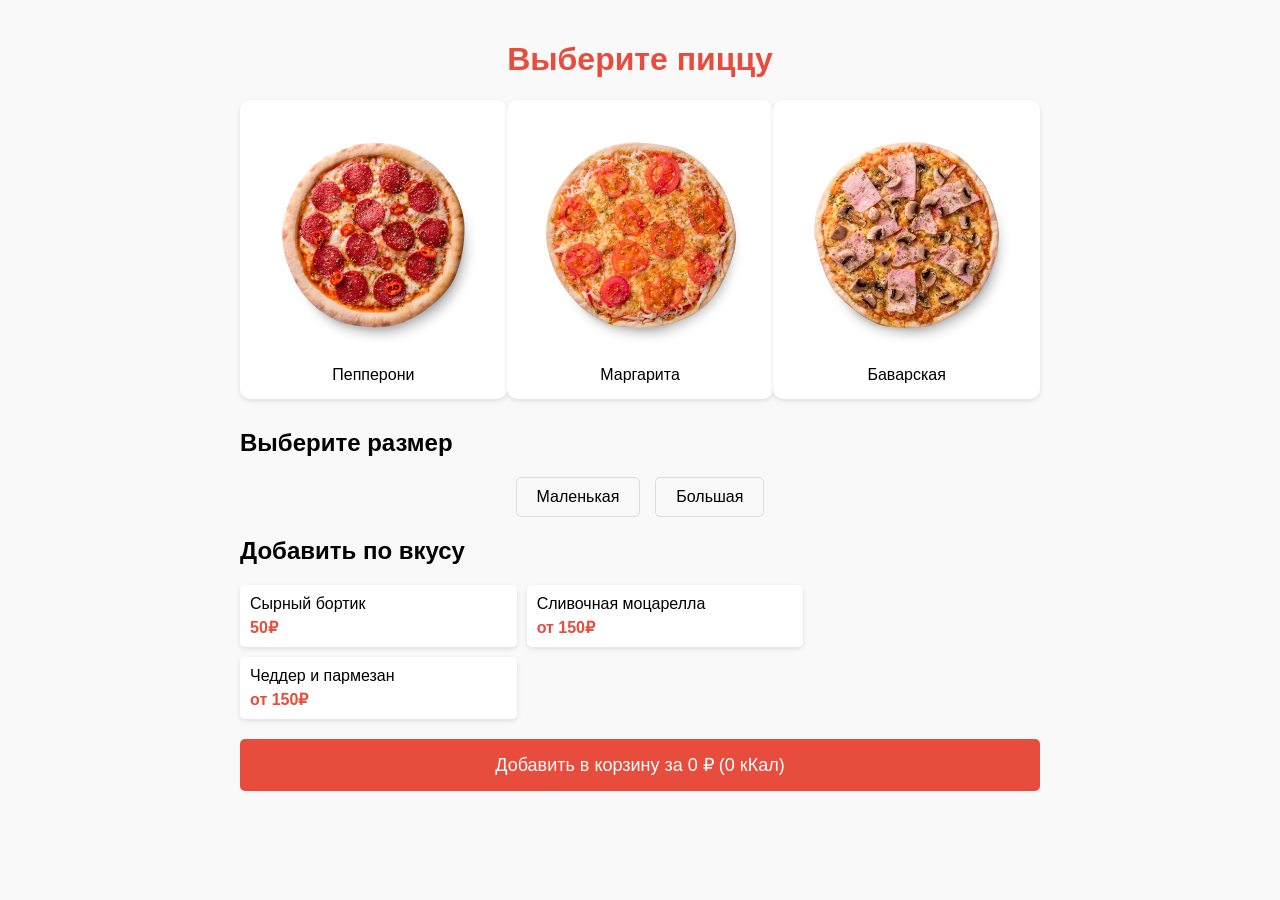
<file: index.html>
<!DOCTYPE html>
<html lang="ru">
<head>
    <meta charset="UTF-8">
    <meta name="viewport" content="width=device-width, initial-scale=1.0">
    <title>Калькулятор пиццы</title>
    <link rel="stylesheet" href="styles.css">
</head>
    <body>
        <h1>Выберите пиццу</h1>
        
        <div class="pizza-selection">
            <div class="pizza-option" data-name="Пепперони">
                <img src="images/pepperoni.jpg" alt="Пепперони">
                <div>Пепперони</div>
            </div>
            
            <div class="pizza-option" data-name="Маргарита">
                <img src="images/margarita.jpg" alt="Маргарита">
                <div>Маргарита</div>
            </div>
            
            <div class="pizza-option" data-name="Баварская">
                <img src="images/bavarian.jpg" alt="Баварская">
                <div>Баварская</div>
            </div>
        </div>
        
        <h2>Выберите размер</h2>
        <div class="size-options">
            <div class="size-option">Маленькая</div>
            <div class="size-option">Большая</div>
        </div>
        
        <h2>Добавить по вкусу</h2>
        <div class="toping-options">
            <div class="toping-option">
                <div>Сырный бортик</div>
                <div class="toping-option-price">50₽</div>
            </div>
            
            <div class="toping-option">
                <div>Сливочная моцарелла</div>
                <div class="toping-option-price">от 150₽</div>
            </div>
            
            <div class="toping-option">
                <div>Чеддер и пармезан</div>
                <div class="toping-option-price">от 150₽</div>
            </div>
        </div>
        
        <button class="add-to-cart">
            Добавить в корзину за <span id="totalPrice">0</span> ₽ (<span id="totalCalories">0</span> кКал)
        </button>

        <script src="pizza.js"></script>
    </body>
</html>
</file>
<file: styles.css>
body {
    font-family: Arial, sans-serif;
    max-width: 800px;
    margin: 0 auto;
    padding: 20px;
    background-color: #f9f9f9;
}
        
h1 {
    text-align: center;
    color: #e74c3c;
}
        
.pizza-selection {
    display: flex;
    justify-content: space-between;
    margin-bottom: 30px;
}
        
.pizza-option {
    width: 30%;
    text-align: center;
    background: white;
    border-radius: 10px;
    padding: 15px;
    box-shadow: 0 2px 5px rgba(0,0,0,0.1);
    cursor: pointer;
    transition: all 0.3s;
}
        
.pizza-option:hover {
    transform: translateY(-5px);
    box-shadow: 0 5px 15px rgba(0,0,0,0.1);
}
        
.pizza-option.selected {
    border: 2px solid #e74c3c;
}
        
.pizza-option img {
    width: 100%;
    border-radius: 8px;
    margin-bottom: 10px;
}
        
.size-options {
    display: flex;
    justify-content: center;
    gap: 15px;
    margin: 20px 0;
}
        
.size-option {
    padding: 10px 20px;
    border: 1px solid #ddd;
    border-radius: 5px;
    cursor: pointer;
    transition: all 0.3s;
}
        
.size-option.selected {
    background-color: #e74c3c;
    color: white;
    border-color: #e74c3c;
}
        
.toping-options {
    display: flex;
    flex-wrap: wrap;
    gap: 10px;
    margin: 20px 0;
}
        
.toping-option {
    width: calc(33.33% - 10px);
    background: white;
    border-radius: 5px;
    padding: 10px;
    box-shadow: 0 2px 5px rgba(0,0,0,0.1);
    cursor: pointer;
    transition: all 0.3s;
}
        
.toping-option.selected {
    border: 2px solid #e74c3c;
}
        
.toping-option-price {
    color: #e74c3c;
    font-weight: bold;
    margin-top: 5px;
}
        
.add-to-cart {
    display: block;
    width: 100%;
    padding: 15px;
    background-color: #e74c3c;
    color: white;
    border: none;
    border-radius: 5px;
    font-size: 18px;
    cursor: pointer;
    margin-top: 20px;
    transition: background-color 0.3s;
}
        
.add-to-cart:hover {
    background-color: #c0392b;
}
        
.price-calories {
    font-weight: bold;
    margin-top: 5px;
}
</file>
